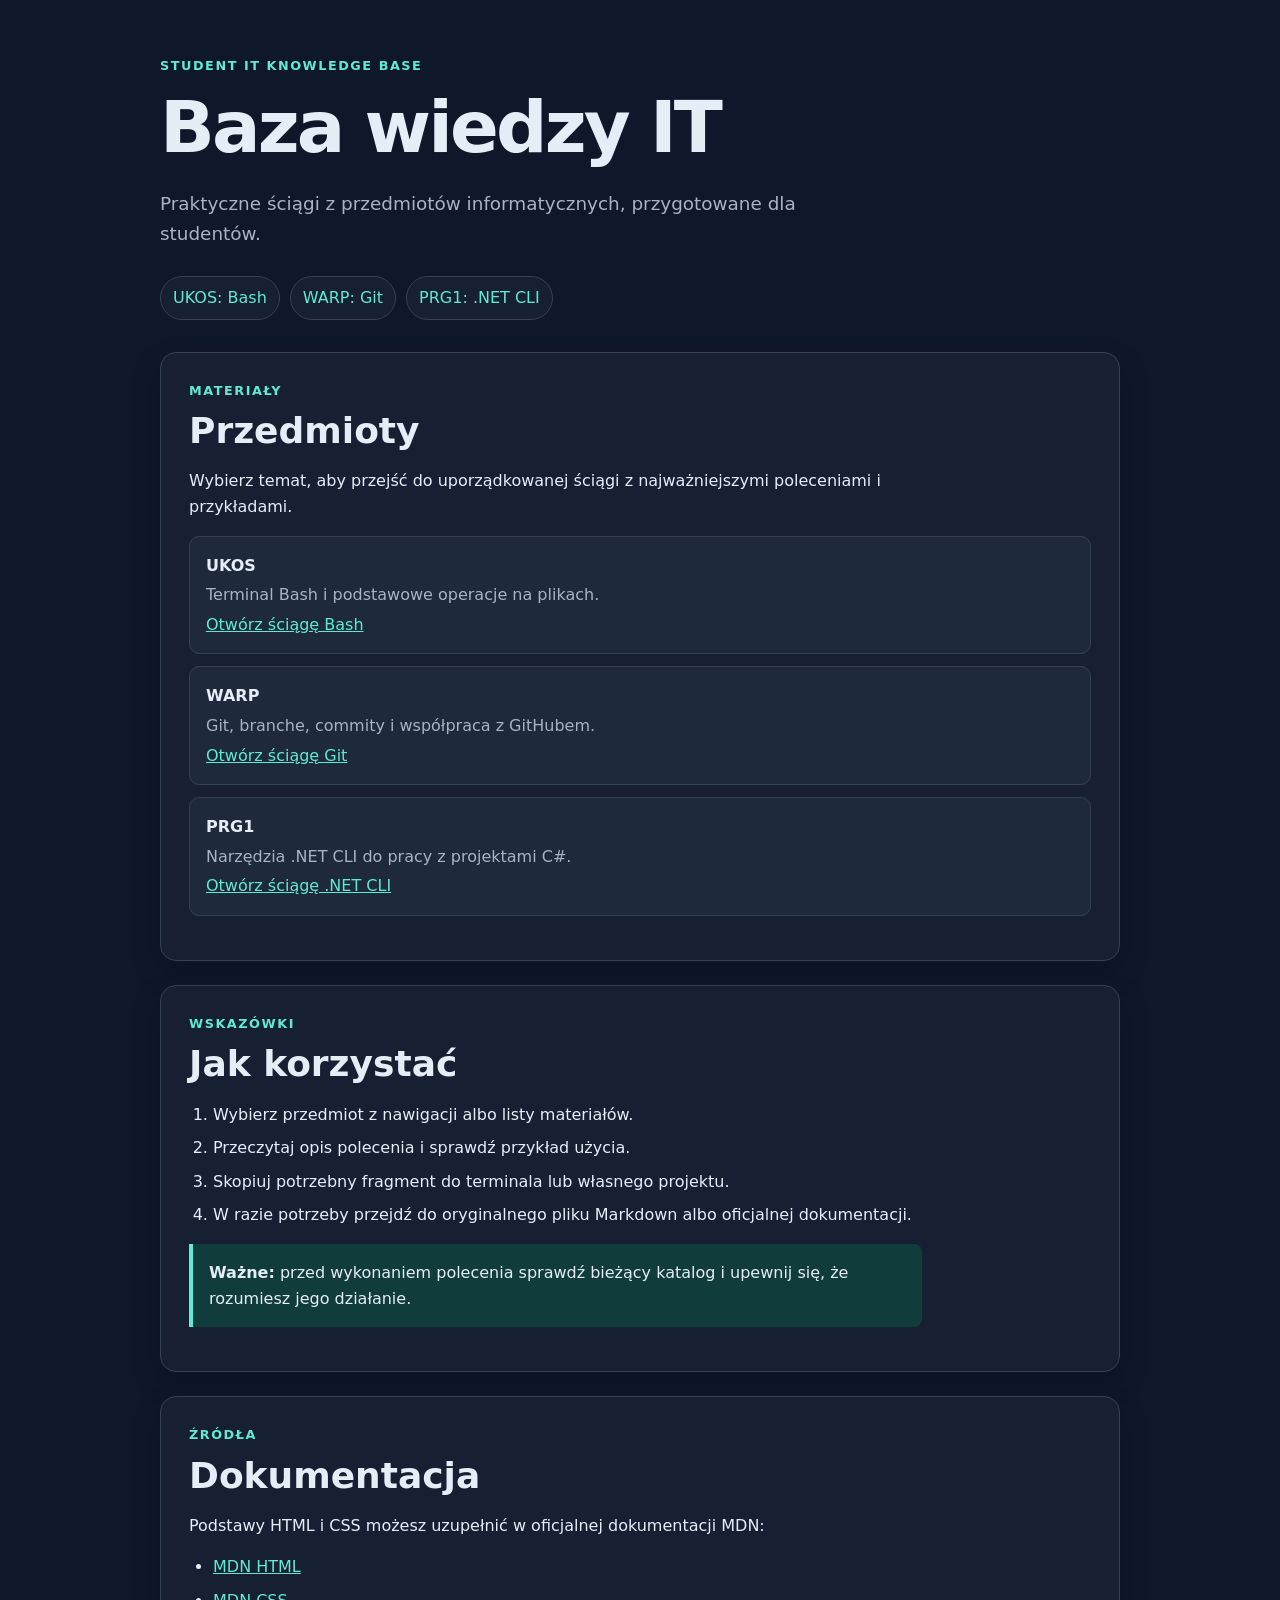
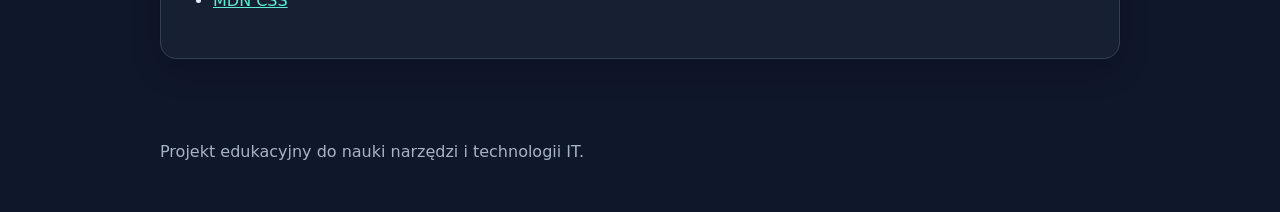
<file: index.html>
<!doctype html>
<html lang="pl">
<head>
  <meta charset="utf-8">
  <meta name="viewport" content="width=device-width, initial-scale=1">
  <title>Student IT Knowledge Base</title>
  <link rel="stylesheet" href="styles.css">
</head>
<body>
  <header class="site-header">
    <p class="eyebrow">student it knowledge base</p>
    <h1>Baza wiedzy IT</h1>
    <p class="lead">Praktyczne ściągi z przedmiotów informatycznych, przygotowane dla studentów.</p>

    <nav class="site-nav" aria-label="Główna nawigacja">
      <a href="pages/bash.html">UKOS: Bash</a>
      <a href="pages/git.html">WARP: Git</a>
      <a href="pages/dotnet-cli.html">PRG1: .NET CLI</a>
    </nav>
  </header>

  <main>
    <section class="intro-section" aria-labelledby="subjects-heading">
      <p class="section-label">materiały</p>
      <h2 id="subjects-heading">Przedmioty</h2>
      <p>Wybierz temat, aby przejść do uporządkowanej ściągi z najważniejszymi poleceniami i przykładami.</p>

      <ul class="topic-list">
        <li>
          <strong>UKOS</strong>
          <span>Terminal Bash i podstawowe operacje na plikach.</span>
          <a href="pages/bash.html">Otwórz ściągę Bash</a>
        </li>
        <li>
          <strong>WARP</strong>
          <span>Git, branche, commity i współpraca z GitHubem.</span>
          <a href="pages/git.html">Otwórz ściągę Git</a>
        </li>
        <li>
          <strong>PRG1</strong>
          <span>Narzędzia .NET CLI do pracy z projektami C#.</span>
          <a href="pages/dotnet-cli.html">Otwórz ściągę .NET CLI</a>
        </li>
      </ul>
    </section>

    <section class="content-section" aria-labelledby="usage-heading">
      <p class="section-label">wskazówki</p>
      <h2 id="usage-heading">Jak korzystać</h2>
      <ol class="steps-list">
        <li>Wybierz przedmiot z nawigacji albo listy materiałów.</li>
        <li>Przeczytaj opis polecenia i sprawdź przykład użycia.</li>
        <li>Skopiuj potrzebny fragment do terminala lub własnego projektu.</li>
        <li>W razie potrzeby przejdź do oryginalnego pliku Markdown albo oficjalnej dokumentacji.</li>
      </ol>
      <p class="info-note"><strong>Ważne:</strong> przed wykonaniem polecenia sprawdź bieżący katalog i upewnij się, że rozumiesz jego działanie.</p>
    </section>

    <section class="content-section" aria-labelledby="docs-heading">
      <p class="section-label">źródła</p>
      <h2 id="docs-heading">Dokumentacja</h2>
      <p>Podstawy HTML i CSS możesz uzupełnić w oficjalnej dokumentacji MDN:</p>
      <ul class="resource-list">
        <li><a href="https://developer.mozilla.org/en-US/docs/Web/HTML" target="_blank" rel="noopener noreferrer">MDN HTML</a></li>
        <li><a href="https://developer.mozilla.org/en-US/docs/Web/CSS" target="_blank" rel="noopener noreferrer">MDN CSS</a></li>
      </ul>
    </section>
  </main>

  <footer class="site-footer">
    <p>Projekt edukacyjny do nauki narzędzi i technologii IT.</p>
  </footer>
</body>
</html>
</file>
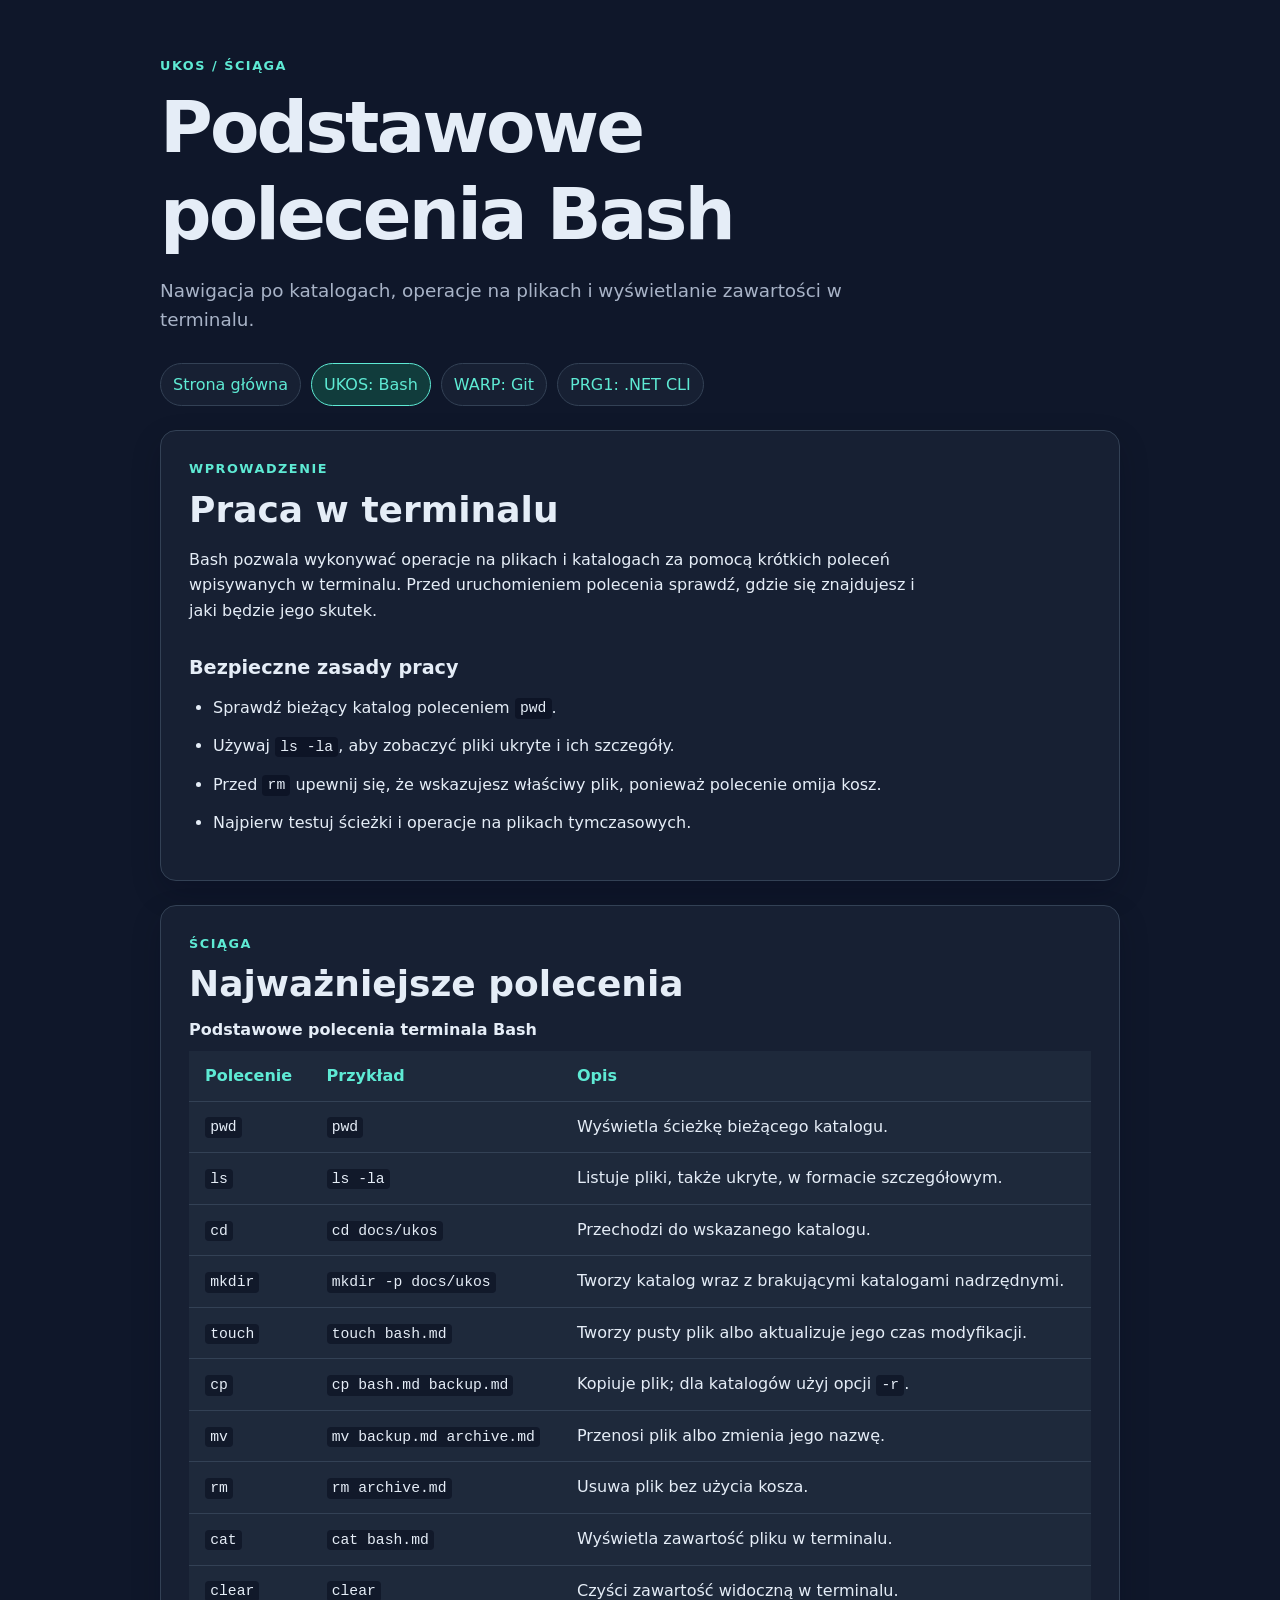
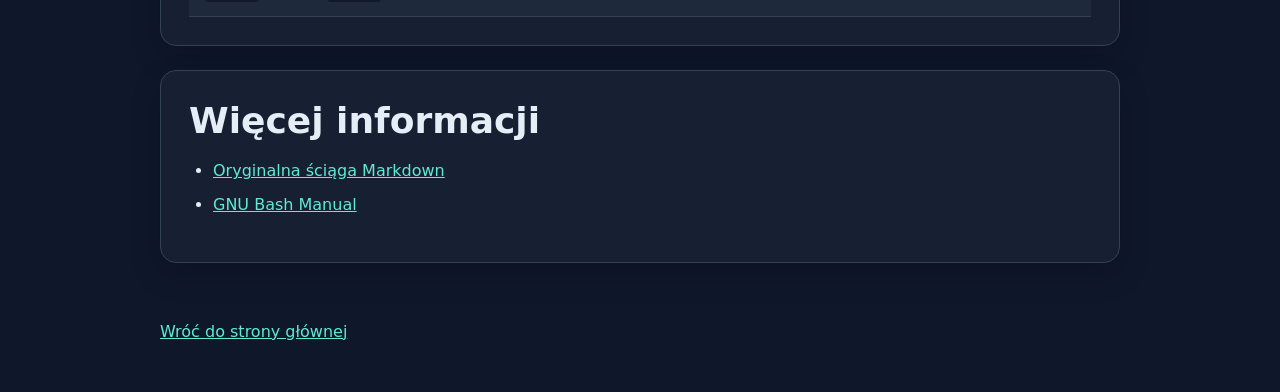
<file: pages/bash.html>
<!doctype html>
<html lang="pl">
<head>
  <meta charset="utf-8">
  <meta name="viewport" content="width=device-width, initial-scale=1">
  <title>UKOS: Bash | Student IT Knowledge Base</title>
  <link rel="stylesheet" href="../styles.css">
</head>
<body>
  <header class="site-header page-header">
    <p class="eyebrow">ukos / ściąga</p>
    <h1>Podstawowe polecenia Bash</h1>
    <p class="lead">Nawigacja po katalogach, operacje na plikach i wyświetlanie zawartości w terminalu.</p>

    <nav class="site-nav" aria-label="Nawigacja po ściągach">
      <a href="../index.html">Strona główna</a>
      <a href="bash.html" aria-current="page">UKOS: Bash</a>
      <a href="git.html">WARP: Git</a>
      <a href="dotnet-cli.html">PRG1: .NET CLI</a>
    </nav>
  </header>

  <main>
    <section class="content-section" aria-labelledby="intro-heading">
      <p class="section-label">wprowadzenie</p>
      <h2 id="intro-heading">Praca w terminalu</h2>
      <p>Bash pozwala wykonywać operacje na plikach i katalogach za pomocą krótkich poleceń wpisywanych w terminalu. Przed uruchomieniem polecenia sprawdź, gdzie się znajdujesz i jaki będzie jego skutek.</p>

      <h3>Bezpieczne zasady pracy</h3>
      <ul class="topic-list compact-list">
        <li>Sprawdź bieżący katalog poleceniem <code>pwd</code>.</li>
        <li>Używaj <code>ls -la</code>, aby zobaczyć pliki ukryte i ich szczegóły.</li>
        <li>Przed <code>rm</code> upewnij się, że wskazujesz właściwy plik, ponieważ polecenie omija kosz.</li>
        <li>Najpierw testuj ścieżki i operacje na plikach tymczasowych.</li>
      </ul>
    </section>

    <section class="content-section" aria-labelledby="commands-heading">
      <p class="section-label">ściąga</p>
      <h2 id="commands-heading">Najważniejsze polecenia</h2>
      <div class="table-scroll">
        <table class="command-table">
          <caption>Podstawowe polecenia terminala Bash</caption>
          <thead>
            <tr>
              <th scope="col">Polecenie</th>
              <th scope="col">Przykład</th>
              <th scope="col">Opis</th>
            </tr>
          </thead>
          <tbody>
            <tr><td><code>pwd</code></td><td><code>pwd</code></td><td>Wyświetla ścieżkę bieżącego katalogu.</td></tr>
            <tr><td><code>ls</code></td><td><code>ls -la</code></td><td>Listuje pliki, także ukryte, w formacie szczegółowym.</td></tr>
            <tr><td><code>cd</code></td><td><code>cd docs/ukos</code></td><td>Przechodzi do wskazanego katalogu.</td></tr>
            <tr><td><code>mkdir</code></td><td><code>mkdir -p docs/ukos</code></td><td>Tworzy katalog wraz z brakującymi katalogami nadrzędnymi.</td></tr>
            <tr><td><code>touch</code></td><td><code>touch bash.md</code></td><td>Tworzy pusty plik albo aktualizuje jego czas modyfikacji.</td></tr>
            <tr><td><code>cp</code></td><td><code>cp bash.md backup.md</code></td><td>Kopiuje plik; dla katalogów użyj opcji <code>-r</code>.</td></tr>
            <tr><td><code>mv</code></td><td><code>mv backup.md archive.md</code></td><td>Przenosi plik albo zmienia jego nazwę.</td></tr>
            <tr><td><code>rm</code></td><td><code>rm archive.md</code></td><td>Usuwa plik bez użycia kosza.</td></tr>
            <tr><td><code>cat</code></td><td><code>cat bash.md</code></td><td>Wyświetla zawartość pliku w terminalu.</td></tr>
            <tr><td><code>clear</code></td><td><code>clear</code></td><td>Czyści zawartość widoczną w terminalu.</td></tr>
          </tbody>
        </table>
      </div>
    </section>

    <section class="content-section link-section" aria-labelledby="more-heading">
      <h2 id="more-heading">Więcej informacji</h2>
      <ul class="resource-list">
        <li><a href="../docs/ukos/bash.md">Oryginalna ściąga Markdown</a></li>
        <li><a href="https://www.gnu.org/software/bash/manual/bash.html" target="_blank" rel="noopener noreferrer">GNU Bash Manual</a></li>
      </ul>
    </section>
  </main>

  <footer class="site-footer">
    <p><a href="../index.html">Wróć do strony głównej</a></p>
  </footer>
</body>
</html>
</file>
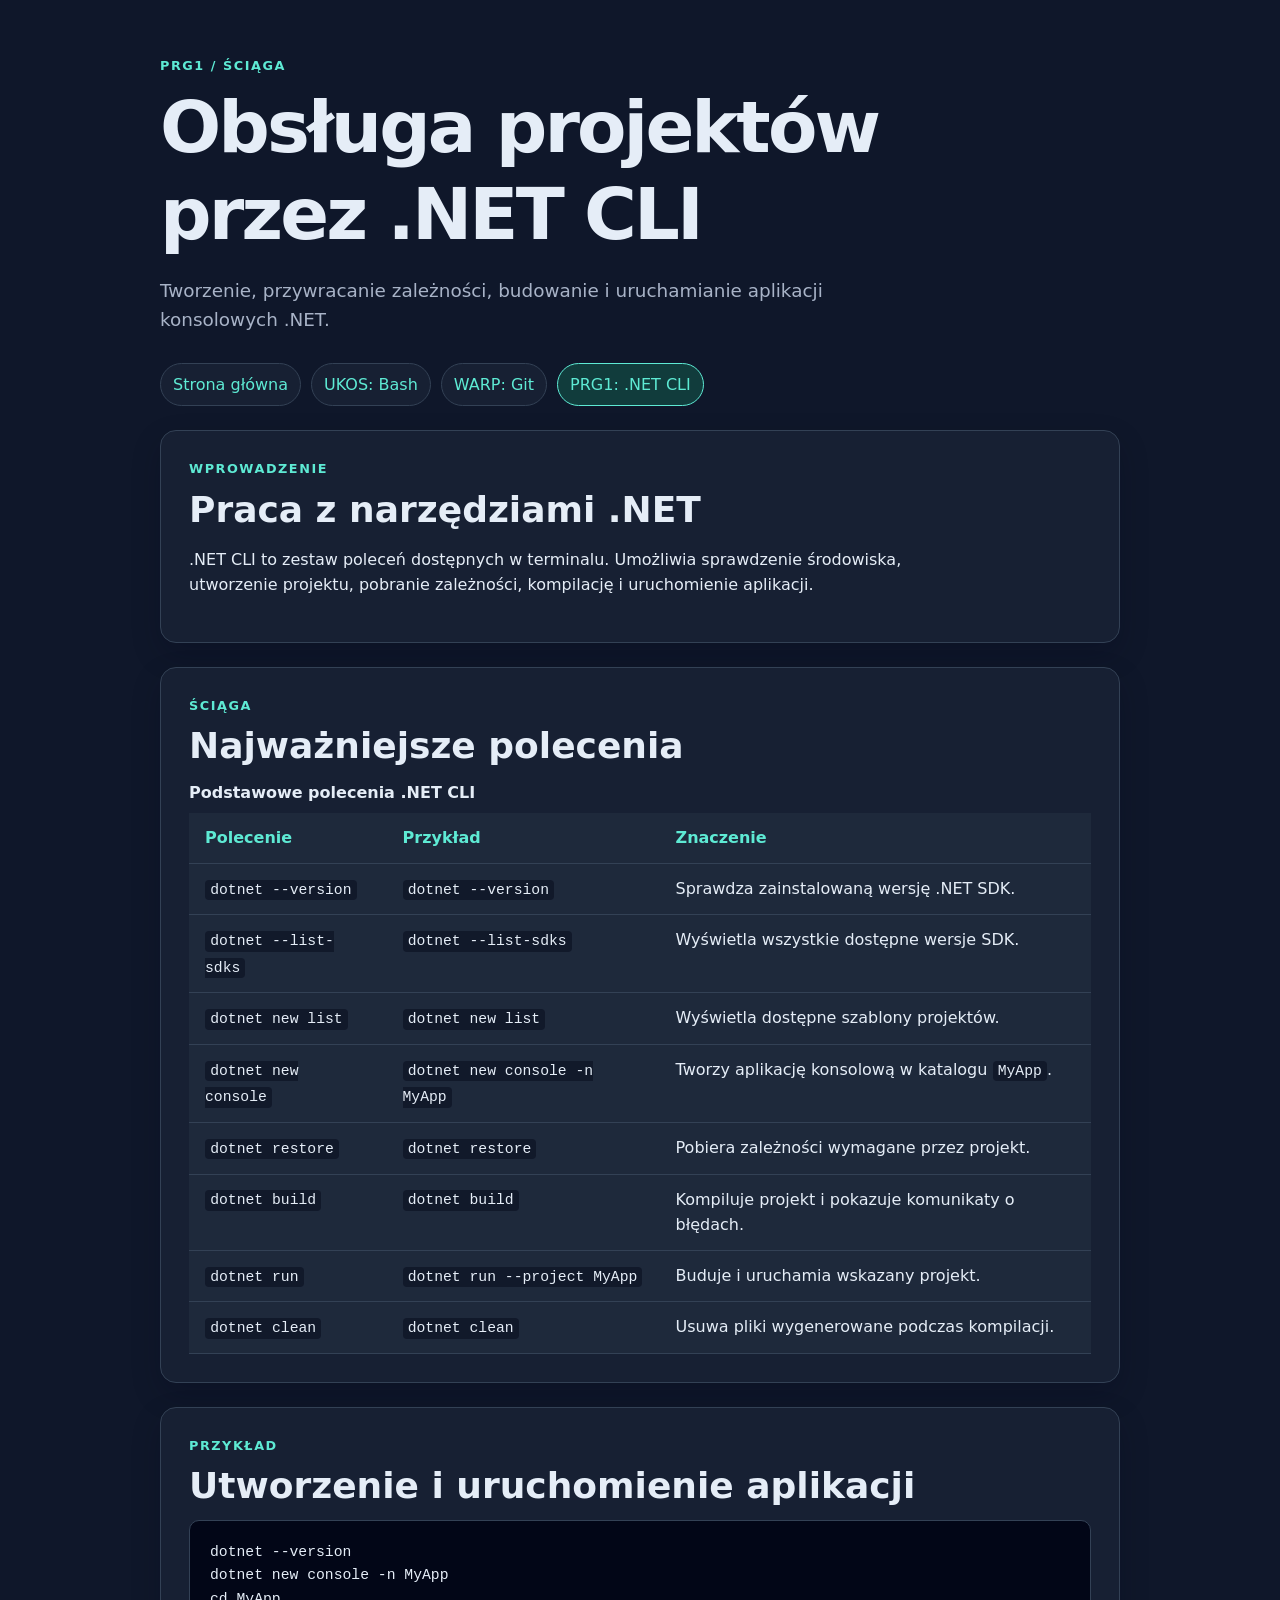
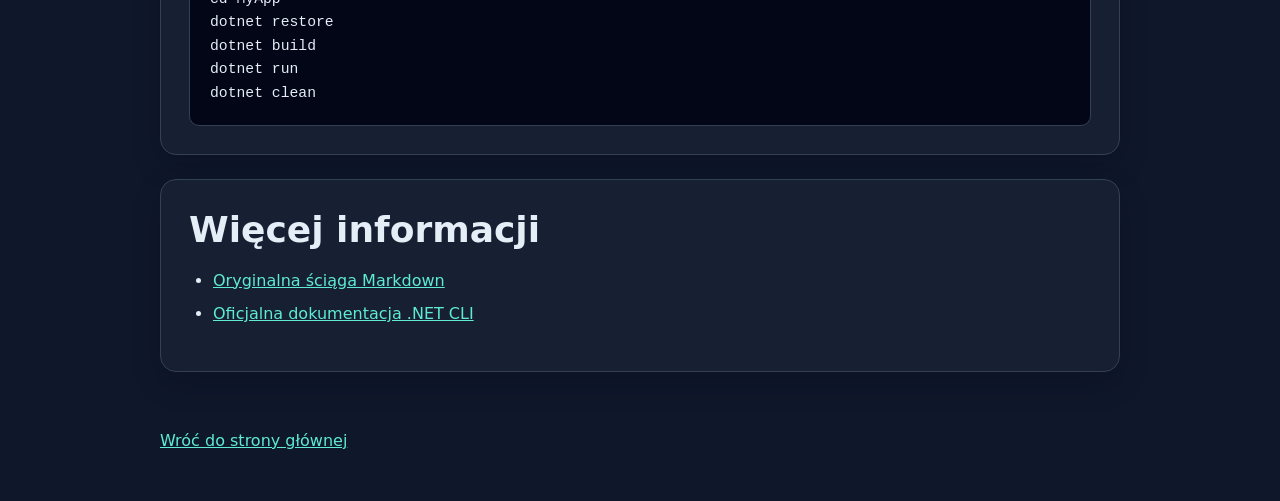
<file: pages/dotnet-cli.html>
<!doctype html>
<html lang="pl">
<head>
  <meta charset="utf-8">
  <meta name="viewport" content="width=device-width, initial-scale=1">
  <title>PRG1: .NET CLI | Student IT Knowledge Base</title>
  <link rel="stylesheet" href="../styles.css">
</head>
<body>
  <header class="site-header page-header">
    <p class="eyebrow">prg1 / ściąga</p>
    <h1>Obsługa projektów przez .NET CLI</h1>
    <p class="lead">Tworzenie, przywracanie zależności, budowanie i uruchamianie aplikacji konsolowych .NET.</p>

    <nav class="site-nav" aria-label="Nawigacja po ściągach">
      <a href="../index.html">Strona główna</a>
      <a href="bash.html">UKOS: Bash</a>
      <a href="git.html">WARP: Git</a>
      <a href="dotnet-cli.html" aria-current="page">PRG1: .NET CLI</a>
    </nav>
  </header>

  <main>
    <section class="content-section" aria-labelledby="intro-heading">
      <p class="section-label">wprowadzenie</p>
      <h2 id="intro-heading">Praca z narzędziami .NET</h2>
      <p>.NET CLI to zestaw poleceń dostępnych w terminalu. Umożliwia sprawdzenie środowiska, utworzenie projektu, pobranie zależności, kompilację i uruchomienie aplikacji.</p>
    </section>

    <section class="content-section" aria-labelledby="commands-heading">
      <p class="section-label">ściąga</p>
      <h2 id="commands-heading">Najważniejsze polecenia</h2>
      <div class="table-scroll">
        <table class="command-table">
          <caption>Podstawowe polecenia .NET CLI</caption>
          <thead>
            <tr>
              <th scope="col">Polecenie</th>
              <th scope="col">Przykład</th>
              <th scope="col">Znaczenie</th>
            </tr>
          </thead>
          <tbody>
            <tr><td><code>dotnet --version</code></td><td><code>dotnet --version</code></td><td>Sprawdza zainstalowaną wersję .NET SDK.</td></tr>
            <tr><td><code>dotnet --list-sdks</code></td><td><code>dotnet --list-sdks</code></td><td>Wyświetla wszystkie dostępne wersje SDK.</td></tr>
            <tr><td><code>dotnet new list</code></td><td><code>dotnet new list</code></td><td>Wyświetla dostępne szablony projektów.</td></tr>
            <tr><td><code>dotnet new console</code></td><td><code>dotnet new console -n MyApp</code></td><td>Tworzy aplikację konsolową w katalogu <code>MyApp</code>.</td></tr>
            <tr><td><code>dotnet restore</code></td><td><code>dotnet restore</code></td><td>Pobiera zależności wymagane przez projekt.</td></tr>
            <tr><td><code>dotnet build</code></td><td><code>dotnet build</code></td><td>Kompiluje projekt i pokazuje komunikaty o błędach.</td></tr>
            <tr><td><code>dotnet run</code></td><td><code>dotnet run --project MyApp</code></td><td>Buduje i uruchamia wskazany projekt.</td></tr>
            <tr><td><code>dotnet clean</code></td><td><code>dotnet clean</code></td><td>Usuwa pliki wygenerowane podczas kompilacji.</td></tr>
          </tbody>
        </table>
      </div>
    </section>

    <section class="content-section" aria-labelledby="sequence-heading">
      <p class="section-label">przykład</p>
      <h2 id="sequence-heading">Utworzenie i uruchomienie aplikacji</h2>
      <pre><code>dotnet --version
dotnet new console -n MyApp
cd MyApp
dotnet restore
dotnet build
dotnet run
dotnet clean</code></pre>
    </section>

    <section class="content-section link-section" aria-labelledby="more-heading">
      <h2 id="more-heading">Więcej informacji</h2>
      <ul class="resource-list">
        <li><a href="../docs/prg1/dotnet-cli.md">Oryginalna ściąga Markdown</a></li>
        <li><a href="https://learn.microsoft.com/en-us/dotnet/core/tools/" target="_blank" rel="noopener noreferrer">Oficjalna dokumentacja .NET CLI</a></li>
      </ul>
    </section>
  </main>

  <footer class="site-footer">
    <p><a href="../index.html">Wróć do strony głównej</a></p>
  </footer>
</body>
</html>
</file>
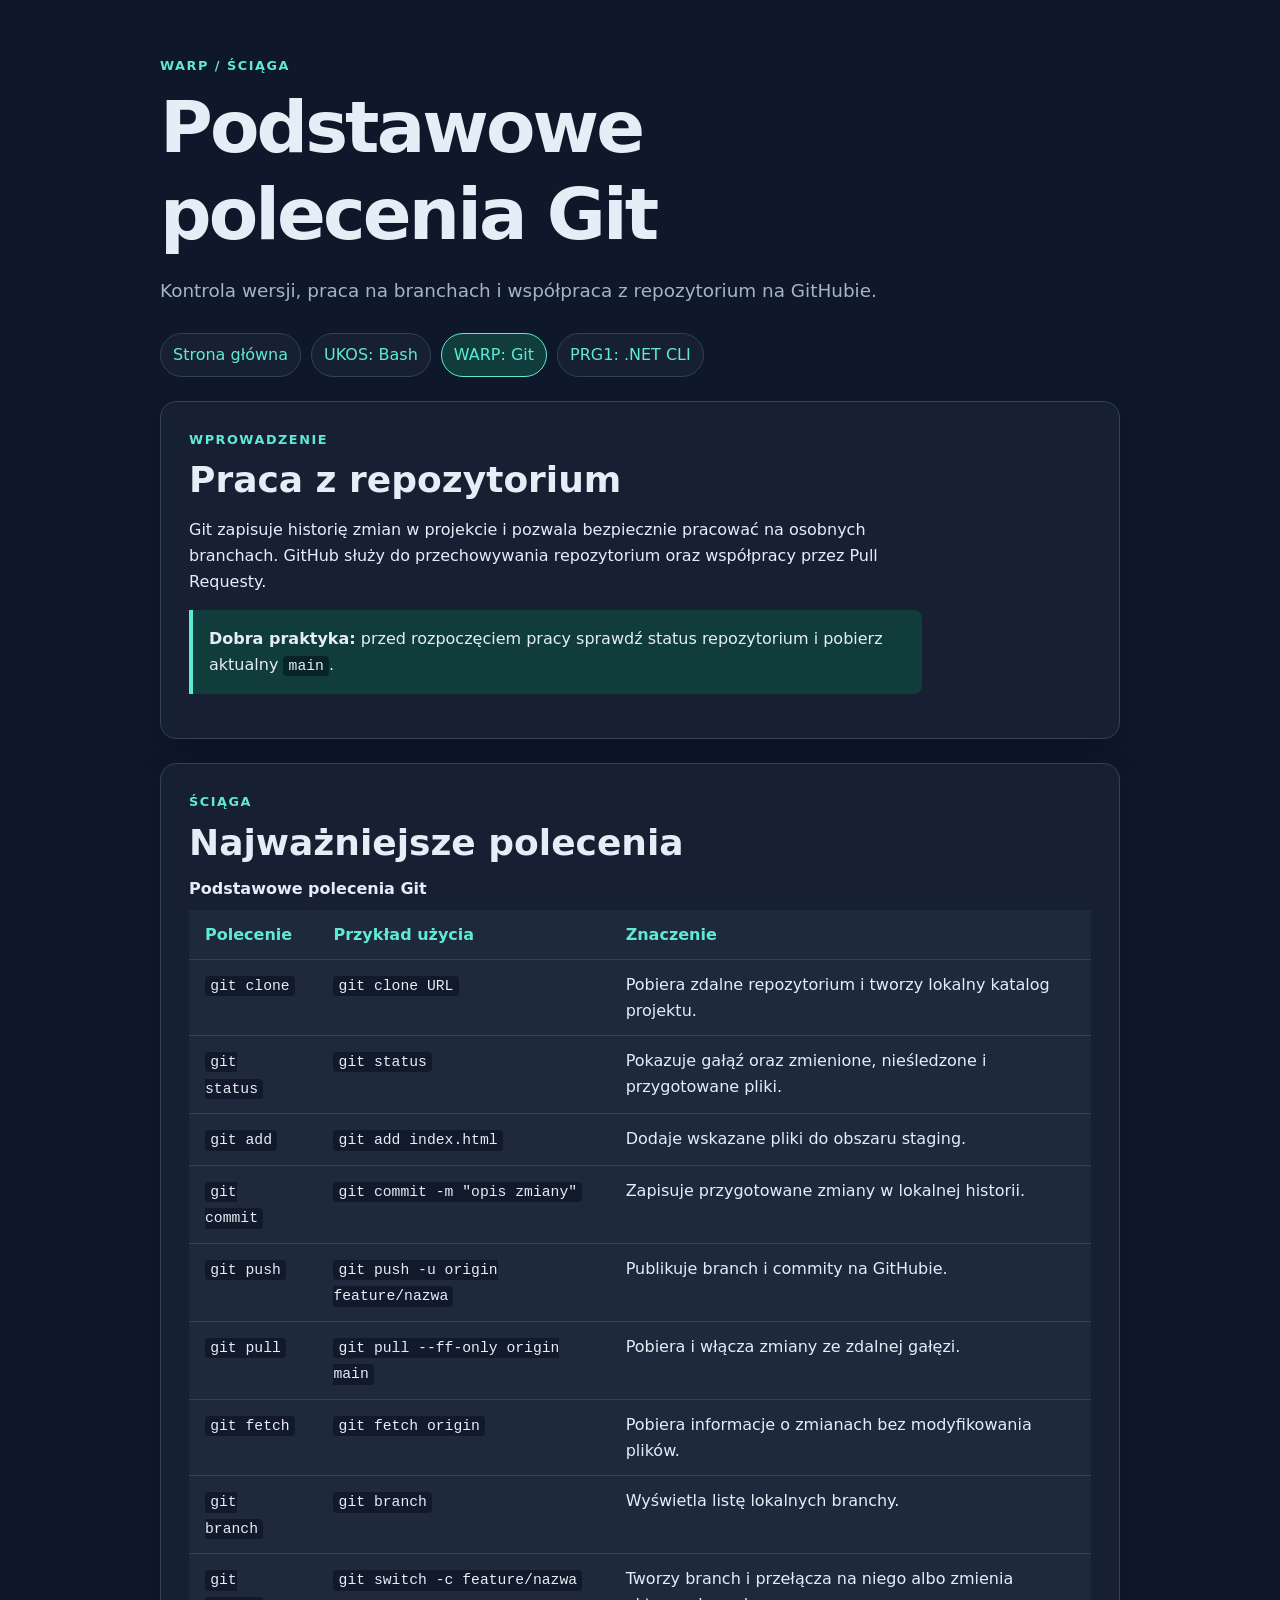
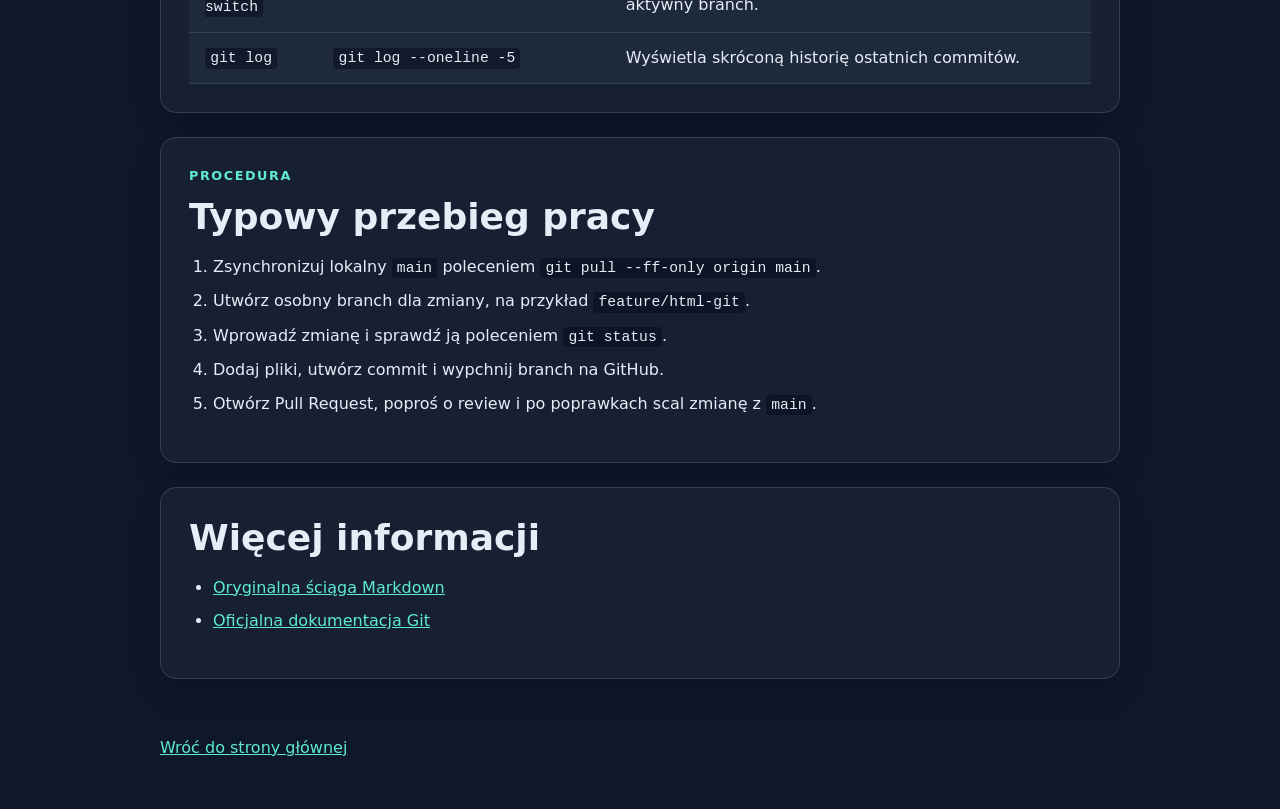
<file: pages/git.html>
<!doctype html>
<html lang="pl">
<head>
  <meta charset="utf-8">
  <meta name="viewport" content="width=device-width, initial-scale=1">
  <title>WARP: Git | Student IT Knowledge Base</title>
  <link rel="stylesheet" href="../styles.css">
</head>
<body>
  <header class="site-header page-header">
    <p class="eyebrow">warp / ściąga</p>
    <h1>Podstawowe polecenia Git</h1>
    <p class="lead">Kontrola wersji, praca na branchach i współpraca z repozytorium na GitHubie.</p>

    <nav class="site-nav" aria-label="Nawigacja po ściągach">
      <a href="../index.html">Strona główna</a>
      <a href="bash.html">UKOS: Bash</a>
      <a href="git.html" aria-current="page">WARP: Git</a>
      <a href="dotnet-cli.html">PRG1: .NET CLI</a>
    </nav>
  </header>

  <main>
    <section class="content-section" aria-labelledby="intro-heading">
      <p class="section-label">wprowadzenie</p>
      <h2 id="intro-heading">Praca z repozytorium</h2>
      <p>Git zapisuje historię zmian w projekcie i pozwala bezpiecznie pracować na osobnych branchach. GitHub służy do przechowywania repozytorium oraz współpracy przez Pull Requesty.</p>
      <p class="info-note"><strong>Dobra praktyka:</strong> przed rozpoczęciem pracy sprawdź status repozytorium i pobierz aktualny <code>main</code>.</p>
    </section>

    <section class="content-section" aria-labelledby="commands-heading">
      <p class="section-label">ściąga</p>
      <h2 id="commands-heading">Najważniejsze polecenia</h2>
      <div class="table-scroll">
        <table class="command-table">
          <caption>Podstawowe polecenia Git</caption>
          <thead>
            <tr>
              <th scope="col">Polecenie</th>
              <th scope="col">Przykład użycia</th>
              <th scope="col">Znaczenie</th>
            </tr>
          </thead>
          <tbody>
            <tr><td><code>git clone</code></td><td><code>git clone URL</code></td><td>Pobiera zdalne repozytorium i tworzy lokalny katalog projektu.</td></tr>
            <tr><td><code>git status</code></td><td><code>git status</code></td><td>Pokazuje gałąź oraz zmienione, nieśledzone i przygotowane pliki.</td></tr>
            <tr><td><code>git add</code></td><td><code>git add index.html</code></td><td>Dodaje wskazane pliki do obszaru staging.</td></tr>
            <tr><td><code>git commit</code></td><td><code>git commit -m "opis zmiany"</code></td><td>Zapisuje przygotowane zmiany w lokalnej historii.</td></tr>
            <tr><td><code>git push</code></td><td><code>git push -u origin feature/nazwa</code></td><td>Publikuje branch i commity na GitHubie.</td></tr>
            <tr><td><code>git pull</code></td><td><code>git pull --ff-only origin main</code></td><td>Pobiera i włącza zmiany ze zdalnej gałęzi.</td></tr>
            <tr><td><code>git fetch</code></td><td><code>git fetch origin</code></td><td>Pobiera informacje o zmianach bez modyfikowania plików.</td></tr>
            <tr><td><code>git branch</code></td><td><code>git branch</code></td><td>Wyświetla listę lokalnych branchy.</td></tr>
            <tr><td><code>git switch</code></td><td><code>git switch -c feature/nazwa</code></td><td>Tworzy branch i przełącza na niego albo zmienia aktywny branch.</td></tr>
            <tr><td><code>git log</code></td><td><code>git log --oneline -5</code></td><td>Wyświetla skróconą historię ostatnich commitów.</td></tr>
          </tbody>
        </table>
      </div>
    </section>

    <section class="content-section" aria-labelledby="workflow-heading">
      <p class="section-label">procedura</p>
      <h2 id="workflow-heading">Typowy przebieg pracy</h2>
      <ol class="steps-list">
        <li>Zsynchronizuj lokalny <code>main</code> poleceniem <code>git pull --ff-only origin main</code>.</li>
        <li>Utwórz osobny branch dla zmiany, na przykład <code>feature/html-git</code>.</li>
        <li>Wprowadź zmianę i sprawdź ją poleceniem <code>git status</code>.</li>
        <li>Dodaj pliki, utwórz commit i wypchnij branch na GitHub.</li>
        <li>Otwórz Pull Request, poproś o review i po poprawkach scal zmianę z <code>main</code>.</li>
      </ol>
    </section>

    <section class="content-section link-section" aria-labelledby="more-heading">
      <h2 id="more-heading">Więcej informacji</h2>
      <ul class="resource-list">
        <li><a href="../docs/warp/git.md">Oryginalna ściąga Markdown</a></li>
        <li><a href="https://git-scm.com/docs" target="_blank" rel="noopener noreferrer">Oficjalna dokumentacja Git</a></li>
      </ul>
    </section>
  </main>

  <footer class="site-footer">
    <p><a href="../index.html">Wróć do strony głównej</a></p>
  </footer>
</body>
</html>
</file>
<file: styles.css>
:root {
  --page: #0f172a;
  --surface: #172033;
  --surface-raised: #1e293b;
  --text: #e5edf7;
  --muted: #a8b3c7;
  --accent: #5eead4;
  --accent-soft: #113c3c;
  --line: #334155;
  --shadow: 0 12px 30px rgb(2 6 23 / 0.2);
}

* {
  box-sizing: border-box;
}

html {
  scroll-behavior: smooth;
}

body {
  min-width: 320px;
  margin: 0;
  color: var(--text);
  background: var(--page);
  font-family: system-ui, -apple-system, BlinkMacSystemFont, "Segoe UI", sans-serif;
  line-height: 1.6;
}

header,
main,
footer {
  width: min(100% - 32px, 960px);
  margin-inline: auto;
}

.site-header {
  padding: 56px 0 32px;
}

.page-header {
  padding-bottom: 24px;
}

.eyebrow,
.section-label {
  margin: 0 0 8px;
  color: var(--accent);
  font-size: 0.8rem;
  font-weight: 700;
  letter-spacing: 0.12em;
  text-transform: uppercase;
}

h1,
h2,
h3 {
  margin-top: 0;
  line-height: 1.2;
}

h1 {
  max-width: 760px;
  margin-bottom: 16px;
  font-size: clamp(2.2rem, 7vw, 4.5rem);
  letter-spacing: -0.04em;
}

h2 {
  margin-bottom: 12px;
  font-size: clamp(1.6rem, 3vw, 2.25rem);
}

h3 {
  margin-top: 32px;
  margin-bottom: 12px;
  font-size: 1.2rem;
}

p {
  max-width: 72ch;
}

.lead {
  max-width: 62ch;
  margin-bottom: 28px;
  color: var(--muted);
  font-size: 1.15rem;
}

a {
  color: var(--accent);
}

a:hover {
  color: #ccfbf1;
}

a:focus-visible {
  outline: 3px solid var(--accent);
  outline-offset: 3px;
}

.site-nav {
  display: flex;
  flex-wrap: wrap;
  gap: 10px;
  align-items: center;
}

.site-nav a {
  display: inline-block;
  padding: 8px 12px;
  border: 1px solid var(--line);
  border-radius: 999px;
  background: var(--surface);
  text-decoration: none;
}

.site-nav a:hover,
.site-nav a[aria-current="page"] {
  border-color: var(--accent);
  background: var(--accent-soft);
}

main {
  padding-bottom: 32px;
}

.intro-section,
.content-section {
  margin-bottom: 24px;
  padding: 28px;
  border: 1px solid var(--line);
  border-radius: 16px;
  background: var(--surface);
  box-shadow: var(--shadow);
}

.topic-list,
.resource-list,
.steps-list {
  padding-left: 24px;
}

.topic-list {
  display: grid;
  gap: 12px;
  padding-left: 0;
  list-style: none;
}

.topic-list li {
  display: grid;
  gap: 4px;
  padding: 16px;
  border: 1px solid var(--line);
  border-radius: 10px;
  background: var(--surface-raised);
}

.topic-list span {
  color: var(--muted);
}

.compact-list {
  padding-left: 24px;
  list-style: disc;
}

.compact-list li {
  display: list-item;
  padding: 0;
  border: 0;
  background: transparent;
}

.steps-list li + li,
.resource-list li + li {
  margin-top: 8px;
}

.info-note {
  padding: 16px;
  border-left: 4px solid var(--accent);
  border-radius: 0 8px 8px 0;
  background: var(--accent-soft);
}

.table-scroll {
  overflow-x: auto;
}

.command-table {
  width: 100%;
  min-width: 680px;
  border-collapse: collapse;
  background: var(--surface-raised);
}

.command-table caption {
  margin-bottom: 8px;
  color: var(--text);
  text-align: left;
  font-weight: 700;
}

.command-table th,
.command-table td {
  padding: 12px 16px;
  border-bottom: 1px solid var(--line);
  text-align: left;
  vertical-align: top;
}

.command-table th {
  color: var(--accent);
}

code {
  padding: 0.15em 0.35em;
  border-radius: 4px;
  background: rgb(2 6 23 / 0.45);
  font-family: "SFMono-Regular", Consolas, "Liberation Mono", monospace;
  font-size: 0.92em;
}

pre {
  overflow-x: auto;
  margin: 0;
  padding: 20px;
  border: 1px solid var(--line);
  border-radius: 10px;
  background: #020617;
}

pre code {
  padding: 0;
  background: transparent;
}

.link-section {
  margin-bottom: 0;
}

.site-footer {
  padding: 24px 0 48px;
  color: var(--muted);
}

.site-footer p {
  margin: 0;
}

@media (max-width: 600px) {
  header,
  main,
  footer {
    width: min(100% - 24px, 960px);
  }

  .site-header {
    padding-top: 36px;
  }

  .intro-section,
  .content-section {
    padding: 20px;
    border-radius: 12px;
  }

  .site-nav a {
    padding: 7px 10px;
  }
}
</file>
